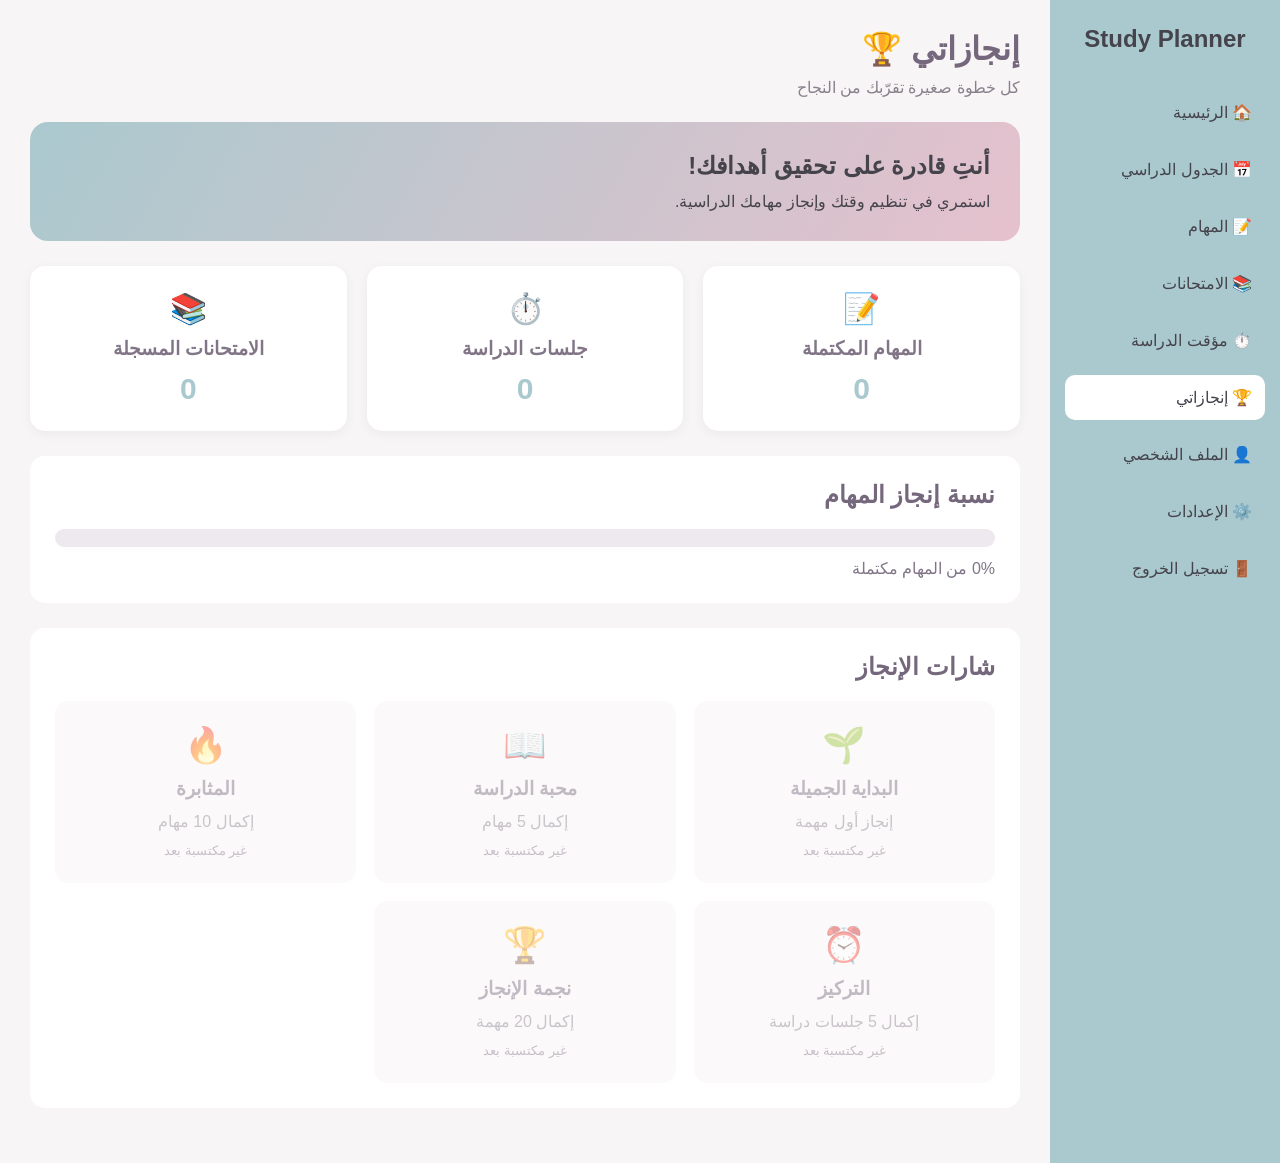
<file: achievements.html>
<!DOCTYPE html>
<html lang="ar" dir="rtl">

<head>
    <meta charset="UTF-8">
    <meta name="viewport" content="width=device-width, initial-scale=1.0">
    <title>إنجازاتي | Study Planner</title>
    <link rel="stylesheet" href="achievements.css">
</head>

<body>

    <aside class="sidebar">
        <h2>Study Planner</h2>

        <a href="dashboard.html">🏠 الرئيسية</a>
        <a href="schedule.html">📅 الجدول الدراسي</a>
        <a href="tasks.html">📝 المهام</a>
        <a href="exams.html">📚 الامتحانات</a>
        <a href="timer.html">⏱️ مؤقت الدراسة</a>
        <a href="achievements.html" class="active">🏆 إنجازاتي</a>
        <a href="profile.html" class="nav-link" id="navProfile">👤 الملف الشخصي</a>
        <a href="settings.html" class="nav-link" id="navSettings">⚙️ الإعدادات</a>
        <a href="index.html">🚪 تسجيل الخروج</a>
    </aside>

    <main class="content">

        <header>
            <h1>إنجازاتي 🏆</h1>
            <p>كل خطوة صغيرة تقرّبك من النجاح</p>
        </header>

        <section class="welcome-card">
            <h2>أنتِ قادرة على تحقيق أهدافك!</h2>
            <p>استمري في تنظيم وقتك وإنجاز مهامك الدراسية.</p>
        </section>

        <section class="stats">

            <div class="stat-card">
                <span>📝</span>
                <h3>المهام المكتملة</h3>
                <p id="completedTasks">0</p>
            </div>

            <div class="stat-card">
                <span>⏱️</span>
                <h3>جلسات الدراسة</h3>
                <p id="studySessions">0</p>
            </div>

            <div class="stat-card">
                <span>📚</span>
                <h3>الامتحانات المسجلة</h3>
                <p id="totalExams">0</p>
            </div>

        </section>

        <section class="progress-section">

            <h2>نسبة إنجاز المهام</h2>

            <div class="progress-bar">
                <div id="progressFill"></div>
            </div>

            <p id="progressText">0% من المهام مكتملة</p>

        </section>

        <section class="badges-section">

            <h2>شارات الإنجاز</h2>

            <div class="badges-container">

                <div class="badge-card" id="badge1">
                    <span>🌱</span>
                    <h3>البداية الجميلة</h3>
                    <p>إنجاز أول مهمة</p>
                    <small>غير مكتسبة بعد</small>
                </div>

                <div class="badge-card" id="badge2">
                    <span>📖</span>
                    <h3>محبة الدراسة</h3>
                    <p>إكمال 5 مهام</p>
                    <small>غير مكتسبة بعد</small>
                </div>

                <div class="badge-card" id="badge3">
                    <span>🔥</span>
                    <h3>المثابرة</h3>
                    <p>إكمال 10 مهام</p>
                    <small>غير مكتسبة بعد</small>
                </div>

                <div class="badge-card" id="badge4">
                    <span>⏰</span>
                    <h3>التركيز</h3>
                    <p>إكمال 5 جلسات دراسة</p>
                    <small>غير مكتسبة بعد</small>
                </div>

                <div class="badge-card" id="badge5">
                    <span>🏆</span>
                    <h3>نجمة الإنجاز</h3>
                    <p>إكمال 20 مهمة</p>
                    <small>غير مكتسبة بعد</small>
                </div>

            </div>

        </section>

    </main>

    <script src="achievements.js"></script>

</body>
</html>
</file>
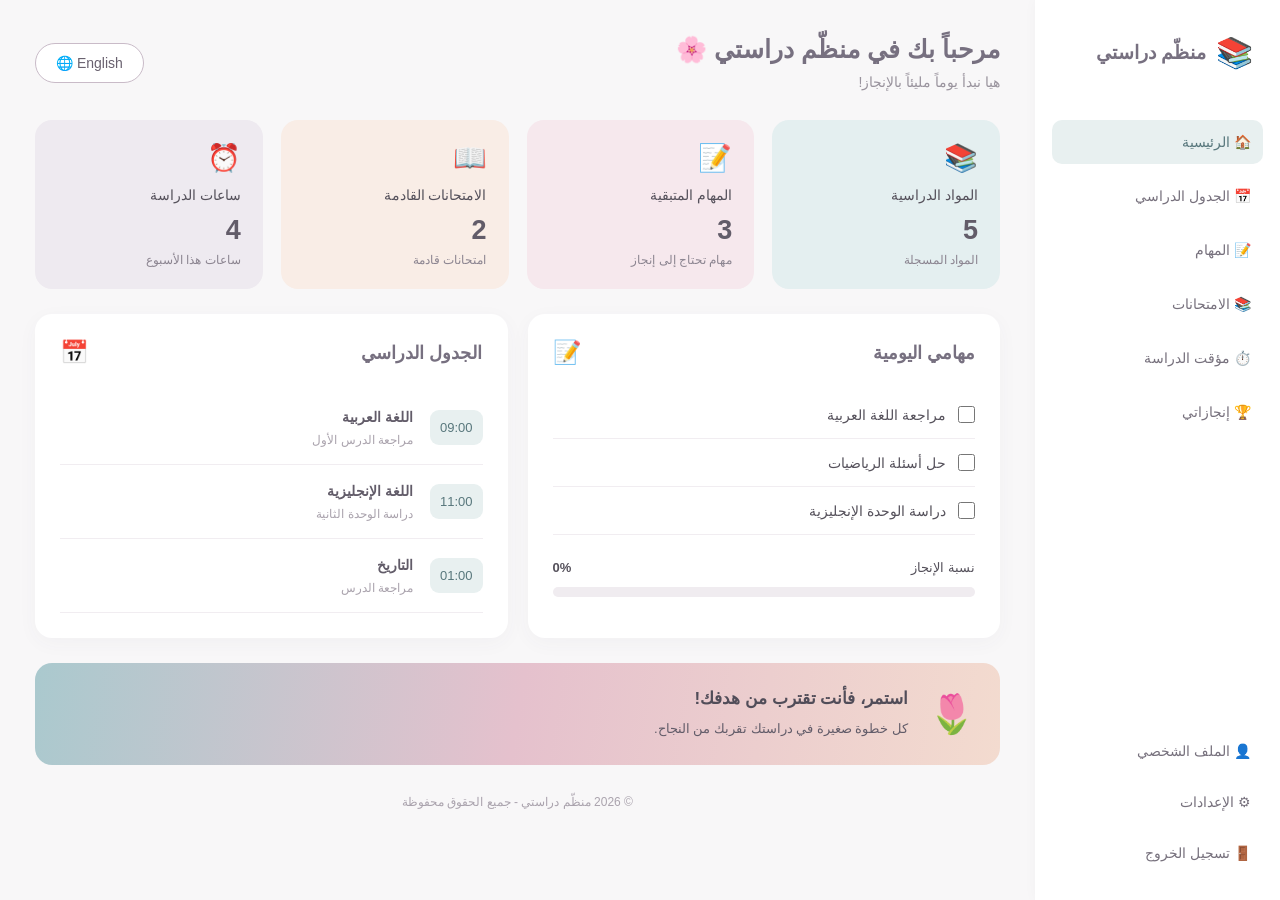
<file: dashboard.html>
<!DOCTYPE html>
<html lang="ar" dir="rtl">
<head>
    <meta charset="UTF-8">
    <meta name="viewport" content="width=device-width, initial-scale=1.0">
    <title>الرئيسية | منظّم دراستي</title>
    <link rel="stylesheet" href="dashboard.css">
</head>

<body>

<div class="dashboard">

    <!-- القائمة الجانبية -->

    <aside class="sidebar">

        <div class="brand">
            <span>📚</span>
            <h2 id="brandName">منظّم دراستي</h2>
        </div>

        <nav>
            <a href="dashboard.html" class="nav-link active" id="navHome">🏠 الرئيسية</a>
            <a href="schedule.html" class="nav-link" id="navSchedule">📅 الجدول الدراسي</a>
            <a href="tasks.html" class="nav-link" id="navTasks">📝 المهام</a>
            <a href="exams.html" class="nav-link" id="navExams">📚 الامتحانات</a>
            <a href="timer.html" class="nav-link" id="navTimer">⏱️ مؤقت الدراسة</a>
            <a href="achievements.html" class="nav-link" id="navAchievements">🏆 إنجازاتي</a>
        </nav>

        <div class="sidebar-bottom">
            <a href="#" class="nav-link" id="navProfile">👤 الملف الشخصي</a>
            <a href="#" class="nav-link" id="navSettings">⚙ الإعدادات</a>
            <a href="index.html" class="nav-link" id="navLogout">🚪 تسجيل الخروج</a>
        </div>

    </aside>


    <!-- المحتوى الرئيسي -->

    <main class="main-content">

        <header class="topbar">

            <div>
                <h2 id="welcome">مرحباً بك في منظّم دراستي 🌸</h2>
                <p id="welcomeText">هيا نبدأ يوماً مليئاً بالإنجاز!</p>
            </div>

            <button class="language-btn" onclick="changeLanguage()" id="languageBtn">
                English 🌐
            </button>

        </header>


        <!-- البطاقات -->

        <section class="stats">

            <div class="stat-card blue">
                <div class="stat-icon">📚</div>
                <h3 id="subjectsTitle">المواد الدراسية</h3>
                <h2>5</h2>
                <p id="subjectsText">المواد المسجلة</p>
            </div>

            <div class="stat-card pink">
                <div class="stat-icon">📝</div>
                <h3 id="tasksTitle">المهام المتبقية</h3>
                <h2 id="taskCount">3</h2>
                <p id="tasksText">مهام تحتاج إلى إنجاز</p>
            </div>

            <div class="stat-card peach">
                <div class="stat-icon">📖</div>
                <h3 id="examsTitle">الامتحانات القادمة</h3>
                <h2>2</h2>
                <p id="examsText">امتحانات قادمة</p>
            </div>

            <div class="stat-card mauve">
                <div class="stat-icon">⏰</div>
                <h3 id="hoursTitle">ساعات الدراسة</h3>
                <h2>4</h2>
                <p id="hoursText">ساعات هذا الأسبوع</p>
            </div>

        </section>


        <!-- المهام والإنجاز -->

        <section class="content-grid">

            <div class="panel tasks-panel">

                <div class="panel-heading">
                    <h3 id="todayTasks">مهامي اليومية</h3>
                    <span>📝</span>
                </div>

                <div class="task">
                    <label>
                        <input type="checkbox" class="task-check">
                        <span id="task1">مراجعة اللغة العربية</span>
                    </label>
                </div>

                <div class="task">
                    <label>
                        <input type="checkbox" class="task-check">
                        <span id="task2">حل أسئلة الرياضيات</span>
                    </label>
                </div>

                <div class="task">
                    <label>
                        <input type="checkbox" class="task-check">
                        <span id="task3">دراسة الوحدة الإنجليزية</span>
                    </label>
                </div>
                <div class="progress-area">
                    <div class="progress-info">
                        <span id="progressTitle">نسبة الإنجاز</span>
                        <strong id="progressPercent">0%</strong>
                    </div>

                    <div class="progress-bar">
                        <div class="progress-fill" id="progressFill"></div>
                    </div>
                </div>

            </div>


            <!-- الجدول الدراسي -->

            <div class="panel schedule-panel">

                <div class="panel-heading">
                    <h3 id="scheduleTitle">الجدول الدراسي</h3>
                    <span>📅</span>
                </div>

                <div class="schedule-item">
                    <div class="time">09:00</div>
                    <div>
                        <strong id="subject1">اللغة العربية</strong>
                        <p id="lesson1">مراجعة الدرس الأول</p>
                    </div>
                </div>

                <div class="schedule-item">
                    <div class="time">11:00</div>
                    <div>
                        <strong id="subject2">اللغة الإنجليزية</strong>
                        <p id="lesson2">دراسة الوحدة الثانية</p>
                    </div>
                </div>

                <div class="schedule-item">
                    <div class="time">01:00</div>
                    <div>
                        <strong id="subject3">التاريخ</strong>
                        <p id="lesson3">مراجعة الدرس</p>
                    </div>
                </div>

            </div>

        </section>


        <!-- عبارة تحفيزية -->

        <section class="motivation">
            <div class="motivation-icon">🌷</div>

            <div>
                <h3 id="motivationTitle">استمر، فأنت تقترب من هدفك!</h3>
                <p id="motivationText">
                    كل خطوة صغيرة في دراستك تقربك من النجاح.
                </p>
            </div>
        </section>

        <footer id="footer">
            © 2026 منظّم دراستي - جميع الحقوق محفوظة
        </footer>

    </main>

</div>

<script src="dashboard.js"></script>

</body>
</html>
</file>
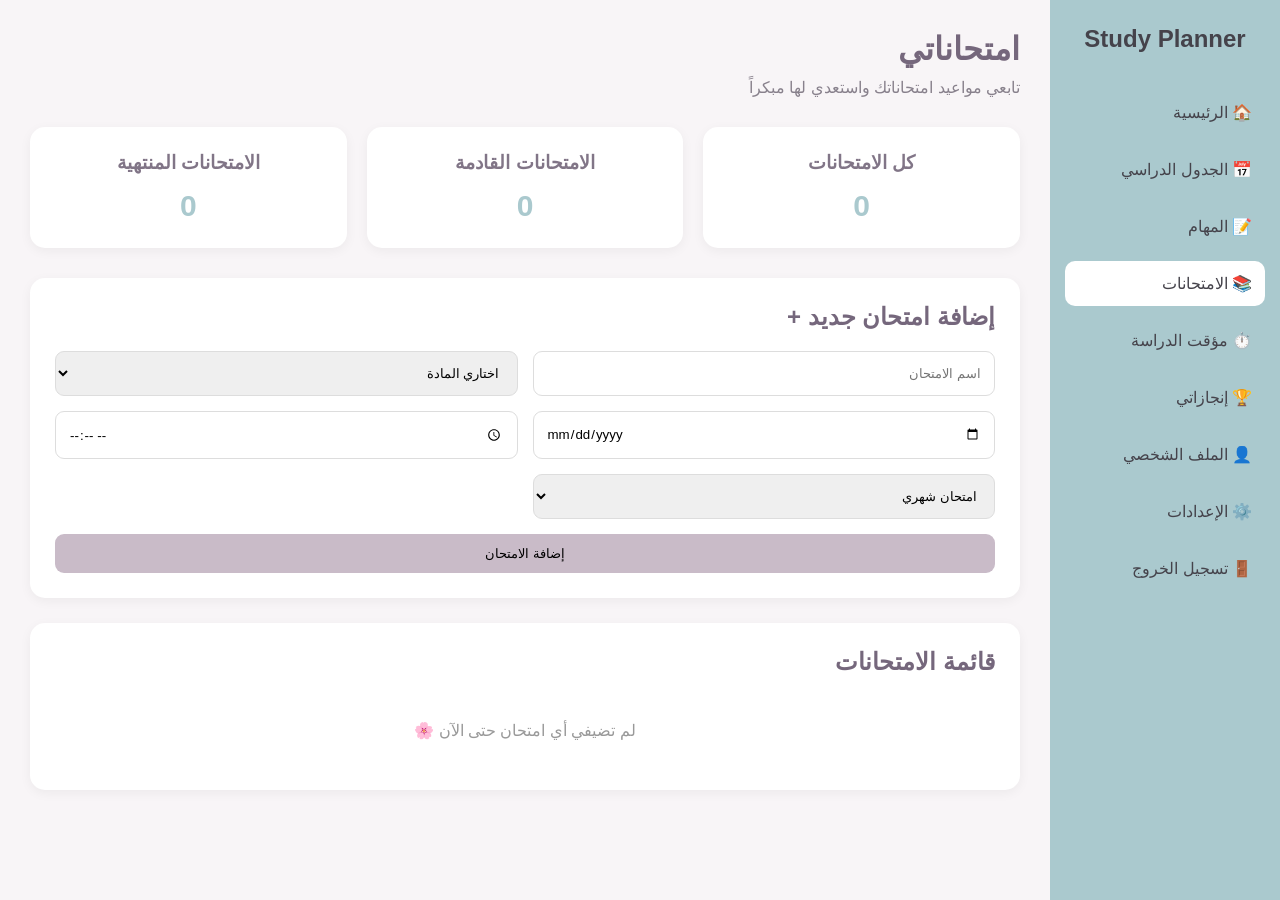
<file: exams.html>
<!DOCTYPE html>
<html lang="ar" dir="rtl">

<head>
    <meta charset="UTF-8">
    <meta name="viewport" content="width=device-width, initial-scale=1.0">
    <title>الامتحانات | Study Planner</title>
    <link rel="stylesheet" href="exams.css">
</head>

<body>

    <aside class="sidebar">
        <h2>Study Planner</h2>

        <a href="dashboard.html">🏠 الرئيسية</a>
        <a href="schedule.html">📅 الجدول الدراسي</a>
        <a href="tasks.html">📝 المهام</a>
        <a href="exams.html" class="active">📚 الامتحانات</a>
        <a href="timer.html" class="nav-link" id="navTimer">⏱️ مؤقت الدراسة</a>
        <a href="achievements.html" class="nav-link" id="navAchievements">🏆 إنجازاتي</a>
        <a href="profile.html" class="nav-link" id="navProfile">👤 الملف الشخصي</a>
        <a href="settings.html" class="nav-link" id="navSettings">⚙️ الإعدادات</a>
        <a href="index.html">🚪 تسجيل الخروج</a>
    </aside>

    <main class="content">

        <header>
            <h1>امتحاناتي</h1>
            <p>تابعي مواعيد امتحاناتك واستعدي لها مبكراً</p>
        </header>

        <section class="stats">

            <div class="stat-card">
                <h3>كل الامتحانات</h3>
                <p id="totalExams">0</p>
            </div>

            <div class="stat-card">
                <h3>الامتحانات القادمة</h3>
                <p id="upcomingExams">0</p>
            </div>

            <div class="stat-card">
                <h3>الامتحانات المنتهية</h3>
                <p id="finishedExams">0</p>
            </div>

        </section>

        <section class="add-section">

            <h2>إضافة امتحان جديد +</h2>

            <form id="examForm">

                <input type="text" id="examName"
                    placeholder="اسم الامتحان" required>

                <select id="examSubject" required>
                    <option value="">اختاري المادة</option>
                    <option>اللغة العربية</option>
                    <option>اللغة الإنجليزية</option>
                    <option>التاريخ</option>
                    <option>التربية الإسلامية</option>
                    <option>مواد أخرى</option>
                </select>

                <input type="date" id="examDate" required>

                <input type="time" id="examTime" required>

                <select id="examType">
                    <option value="شهري">امتحان شهري</option>
                    <option value="فصلي">امتحان فصلي</option>
                    <option value="نهائي">امتحان نهائي</option>
                    <option value="قصير">امتحان قصير</option>
                </select>

                <button type="submit">إضافة الامتحان</button>

            </form>

        </section>

        <section class="exams-section">

            <h2>قائمة الامتحانات</h2>

            <div class="exams-list" id="examsList"></div>

        </section>

    </main>

    <script src="exams.js"></script>

</body>
</html>
</file>
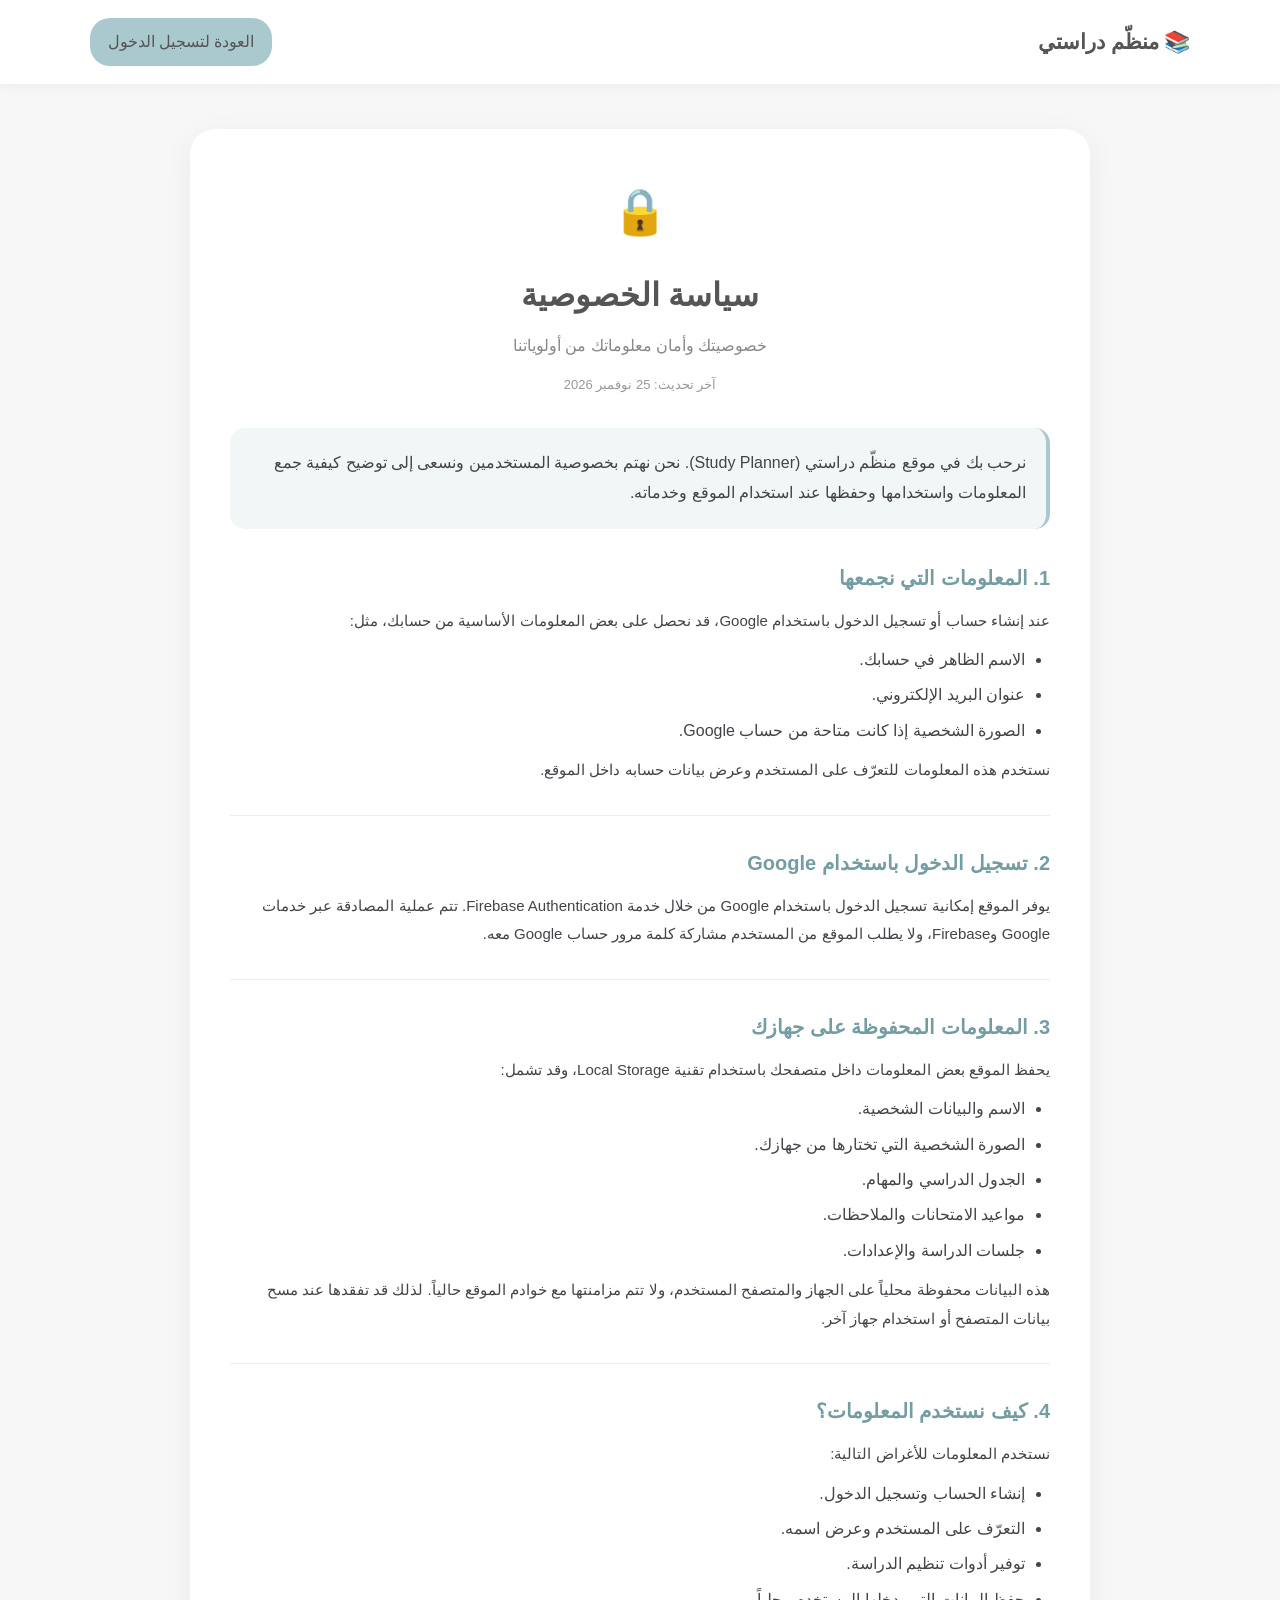
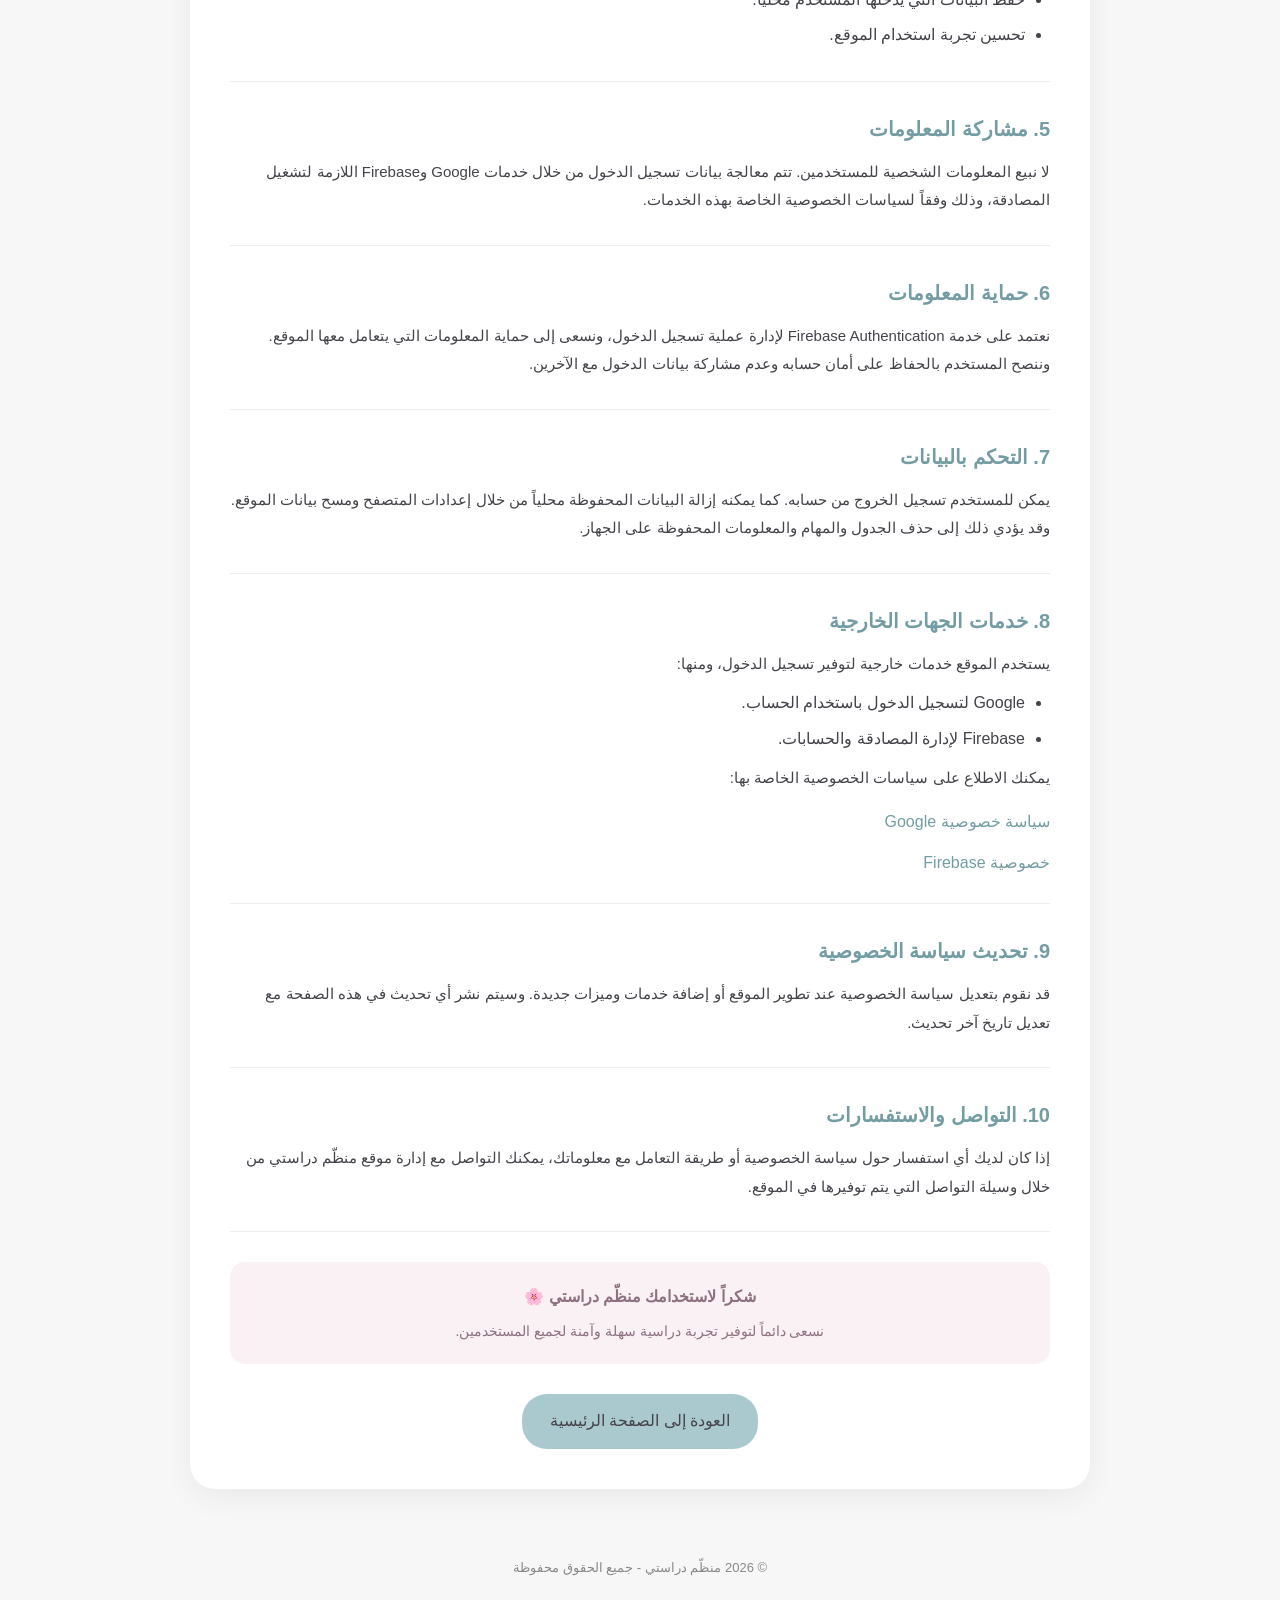
<file: privacy.html>
<!DOCTYPE html>
<html lang="ar" dir="rtl">

<head>
    <meta charset="UTF-8">
    <meta name="viewport" content="width=device-width, initial-scale=1.0">

    <title>سياسة الخصوصية | منظّم دراستي</title>

    <link rel="stylesheet" href="privacy.css">
</head>

<body>

    <header class="header">
        <a href="index.html" class="logo">📚 منظّم دراستي</a>

        <a href="index.html" class="back-btn">
            العودة لتسجيل الدخول
        </a>
    </header>

    <main class="container">

        <section class="privacy-card">

            <div class="page-icon">🔒</div>

            <h1>سياسة الخصوصية</h1>

            <p class="subtitle">
                خصوصيتك وأمان معلوماتك من أولوياتنا
            </p>

            <p class="update-date">
                آخر تحديث: 25 نوفمبر 2026
            </p>

            <div class="intro">
                نرحب بك في موقع منظّم دراستي (Study Planner).
                نحن نهتم بخصوصية المستخدمين ونسعى إلى توضيح
                كيفية جمع المعلومات واستخدامها وحفظها عند
                استخدام الموقع وخدماته.
            </div>

            <section class="policy-section">
                <h2>1. المعلومات التي نجمعها</h2>

                <p>
                    عند إنشاء حساب أو تسجيل الدخول باستخدام
                    Google، قد نحصل على بعض المعلومات الأساسية
                    من حسابك، مثل:
                </p>

                <ul>
                    <li>الاسم الظاهر في حسابك.</li>
                    <li>عنوان البريد الإلكتروني.</li>
                    <li>الصورة الشخصية إذا كانت متاحة من حساب Google.</li>
                </ul>

                <p>
                    نستخدم هذه المعلومات للتعرّف على المستخدم
                    وعرض بيانات حسابه داخل الموقع.
                </p>
            </section>

            <section class="policy-section">
                <h2>2. تسجيل الدخول باستخدام Google</h2>

                <p>
                    يوفر الموقع إمكانية تسجيل الدخول باستخدام
                    Google من خلال خدمة Firebase Authentication.
                    تتم عملية المصادقة عبر خدمات Google وFirebase،
                    ولا يطلب الموقع من المستخدم مشاركة كلمة مرور
                    حساب Google معه.
                </p>
            </section>

            <section class="policy-section">
                <h2>3. المعلومات المحفوظة على جهازك</h2>

                <p>
                    يحفظ الموقع بعض المعلومات داخل متصفحك
                    باستخدام تقنية Local Storage، وقد تشمل:
                </p>

                <ul>
                    <li>الاسم والبيانات الشخصية.</li>
                    <li>الصورة الشخصية التي تختارها من جهازك.</li>
                    <li>الجدول الدراسي والمهام.</li>
                    <li>مواعيد الامتحانات والملاحظات.</li>
                    <li>جلسات الدراسة والإعدادات.</li>
                </ul>

                <p>
                    هذه البيانات محفوظة محلياً على الجهاز
                    والمتصفح المستخدم، ولا تتم مزامنتها مع
                    خوادم الموقع حالياً. لذلك قد تفقدها عند
                    مسح بيانات المتصفح أو استخدام جهاز آخر.
                </p>
            </section>

            <section class="policy-section">
                <h2>4. كيف نستخدم المعلومات؟</h2>

                <p>نستخدم المعلومات للأغراض التالية:</p>

                <ul>
                    <li>إنشاء الحساب وتسجيل الدخول.</li>
                    <li>التعرّف على المستخدم وعرض اسمه.</li>
                    <li>توفير أدوات تنظيم الدراسة.</li>
                    <li>حفظ البيانات التي يدخلها المستخدم محلياً.</li>
                    <li>تحسين تجربة استخدام الموقع.</li>
                </ul>
            </section>

            <section class="policy-section">
                <h2>5. مشاركة المعلومات</h2>

                <p>
                    لا نبيع المعلومات الشخصية للمستخدمين.
                    تتم معالجة بيانات تسجيل الدخول من خلال
                    خدمات Google وFirebase اللازمة لتشغيل
                    المصادقة، وذلك وفقاً لسياسات الخصوصية
                    الخاصة بهذه الخدمات.
                </p>
            </section>

            <section class="policy-section">
                <h2>6. حماية المعلومات</h2>

                <p>
                    نعتمد على خدمة Firebase Authentication
                    لإدارة عملية تسجيل الدخول، ونسعى إلى حماية
                    المعلومات التي يتعامل معها الموقع.
                    وننصح المستخدم بالحفاظ على أمان حسابه
                    وعدم مشاركة بيانات الدخول مع الآخرين.
                </p>
            </section>

            <section class="policy-section">
                <h2>7. التحكم بالبيانات</h2>

                <p>
                    يمكن للمستخدم تسجيل الخروج من حسابه.
                    كما يمكنه إزالة البيانات المحفوظة محلياً
                    من خلال إعدادات المتصفح ومسح بيانات الموقع.
                    وقد يؤدي ذلك إلى حذف الجدول والمهام
                    والمعلومات المحفوظة على الجهاز.
                </p>
            </section>

            <section class="policy-section">
                <h2>8. خدمات الجهات الخارجية</h2>

                <p>
                    يستخدم الموقع خدمات خارجية لتوفير
                    تسجيل الدخول، ومنها:
                </p>

                <ul>
                    <li>Google لتسجيل الدخول باستخدام الحساب.</li>
                    <li>Firebase لإدارة المصادقة والحسابات.</li>
                </ul>

                <p>
                    يمكنك الاطلاع على سياسات الخصوصية الخاصة بها:
                </p>

                <a href="https://policies.google.com/privacy"
                   target="_blank" rel="noopener noreferrer">
                    سياسة خصوصية Google
                </a>

                <br>

                <a href="https://firebase.google.com/support/privacy"
                   target="_blank" rel="noopener noreferrer">
                    خصوصية Firebase
                </a>
            </section>

            <section class="policy-section">
                <h2>9. تحديث سياسة الخصوصية</h2>

                <p>
                    قد نقوم بتعديل سياسة الخصوصية عند تطوير
                    الموقع أو إضافة خدمات وميزات جديدة.
                    وسيتم نشر أي تحديث في هذه الصفحة مع
                    تعديل تاريخ آخر تحديث.
                </p>
            </section>

            <section class="policy-section">
                <h2>10. التواصل والاستفسارات</h2>

                <p>
                    إذا كان لديك أي استفسار حول سياسة الخصوصية
                    أو طريقة التعامل مع معلوماتك، يمكنك التواصل
                    مع إدارة موقع منظّم دراستي من خلال وسيلة
                    التواصل التي يتم توفيرها في الموقع.
                </p>
            </section>

            <div class="ending">
                شكراً لاستخدامك منظّم دراستي 🌸

                <p>
                    نسعى دائماً لتوفير تجربة دراسية سهلة
                    وآمنة لجميع المستخدمين.
                </p>
            </div>

            <a href="index.html" class="home-btn">
                العودة إلى الصفحة الرئيسية
            </a>

        </section>

    </main>

    <footer>
        © 2026 منظّم دراستي - جميع الحقوق محفوظة
    </footer>

</body>
</html>
</file>
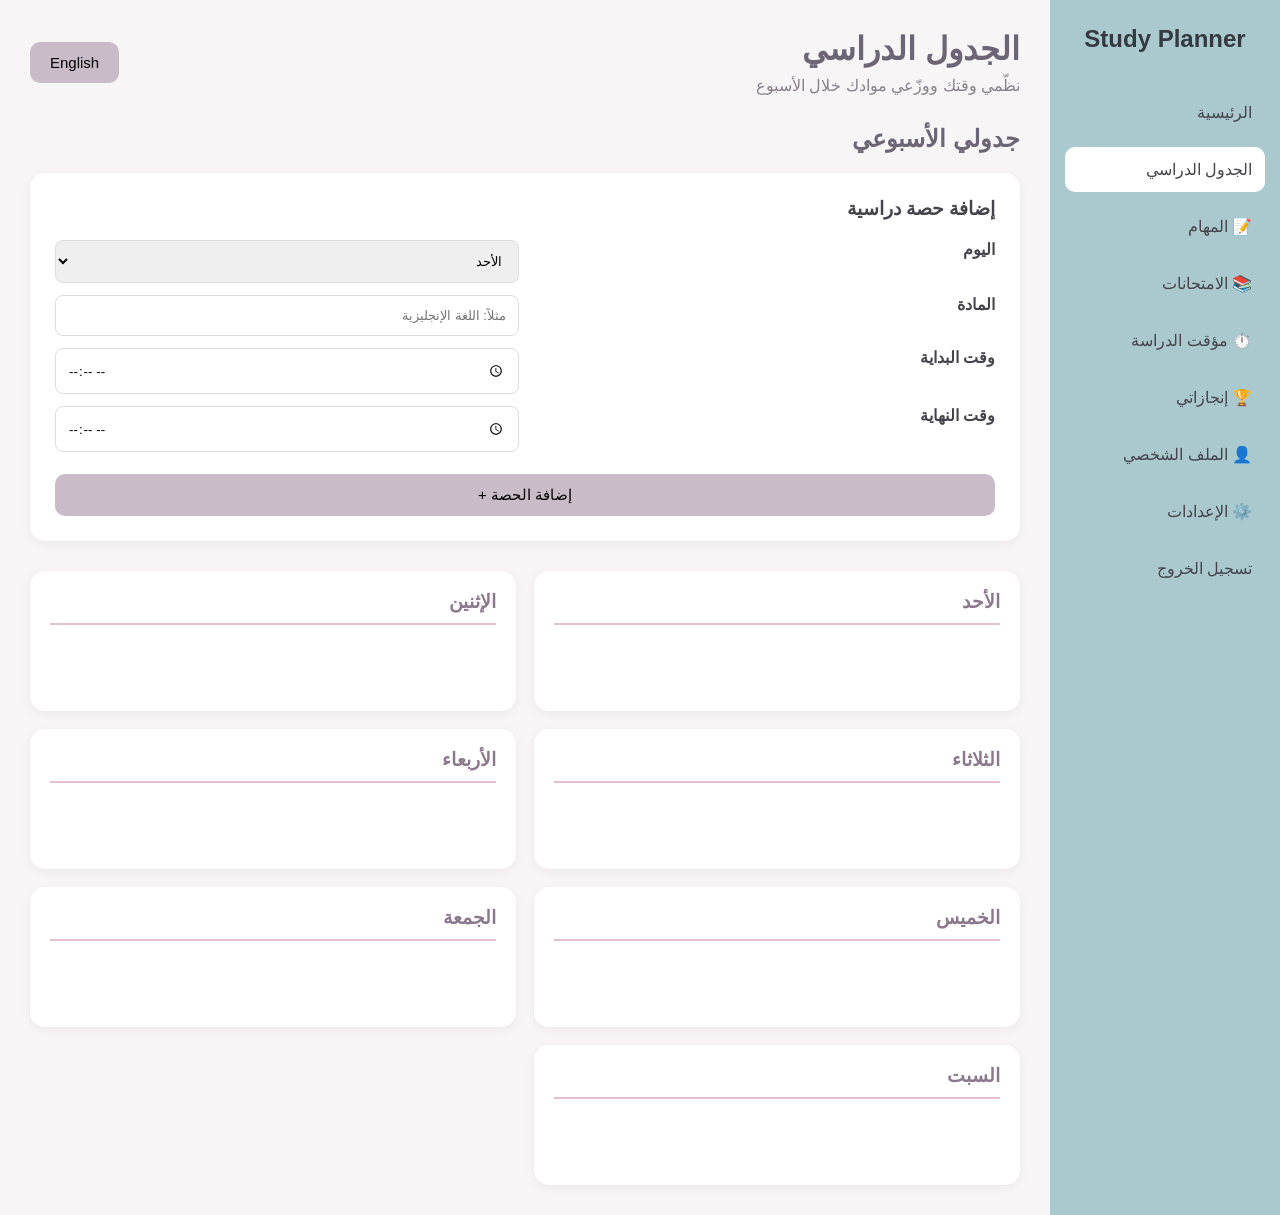
<file: schedule.html>
<!DOCTYPE html>
<html lang="ar" dir="rtl">
<head>
    <meta charset="UTF-8">
    <meta name="viewport" content="width=device-width, initial-scale=1.0">
    <title>الجدول الدراسي | Study Planner</title>
    <link rel="stylesheet" href="schedule.css">
</head>

<body>

    <div class="sidebar">
        <h2>Study Planner</h2>

        <a href="dashboard.html">الرئيسية</a>
        <a href="schedule.html" class="active">الجدول الدراسي</a>
        <a href="tasks.html" class="nav-link" id="navTasks">📝 المهام</a>
        <a href="exams.html" class="nav-link" id="navExams">📚 الامتحانات</a>
        <a href="timer.html" class="nav-link" id="navTimer">⏱️ مؤقت الدراسة</a>
        <a href="achievements.html" class="nav-link" id="navAchievements">🏆 إنجازاتي</a>
        <a href="profile.html" class="nav-link" id="navProfile">👤 الملف الشخصي</a>
        <a href="settings.html" class="nav-link" id="navSettings">⚙️ الإعدادات</a>
        <a href="index.html">تسجيل الخروج</a>
    </div>

    <main class="content">

        <header>
            <div>
                <h1 id="pageTitle">الجدول الدراسي</h1>
                <p>نظّمي وقتك ووزّعي موادك خلال الأسبوع</p>
            </div>

            <button id="languageBtn" onclick="changeLanguage()">English</button>
        </header>

        <section class="schedule-section">

            <h2 id="scheduleTitle">جدولي الأسبوعي</h2>

            <div class="form-container">

                <h3 id="addTitle">إضافة حصة دراسية</h3>

                <form id="scheduleForm">

                    <label id="dayLabel">اليوم</label>
                    <select id="day" required>
                        <option value="الأحد">الأحد</option>
                        <option value="الإثنين">الإثنين</option>
                        <option value="الثلاثاء">الثلاثاء</option>
                        <option value="الأربعاء">الأربعاء</option>
                        <option value="الخميس">الخميس</option>
                        <option value="الجمعة">الجمعة</option>
                        <option value="السبت">السبت</option>
                    </select>

                    <label id="subjectLabel">المادة</label>
                    <input type="text" id="subject" placeholder="مثلاً: اللغة الإنجليزية" required>

                    <label id="startLabel">وقت البداية</label>
                    <input type="time" id="startTime" required>

                    <label id="endLabel">وقت النهاية</label>
                    <input type="time" id="endTime" required>

                    <button type="submit" id="addBtn">إضافة الحصة +</button>

                </form>

            </div>

            <div class="days-container" id="daysContainer">

                <div class="day-card">
                    <h3>الأحد</h3>
                    <div class="lessons"></div>
                </div>

                <div class="day-card">
                    <h3>الإثنين</h3>
                    <div class="lessons"></div>
                </div>

                <div class="day-card">
                    <h3>الثلاثاء</h3>
                    <div class="lessons"></div>
                </div>

                <div class="day-card">
                    <h3>الأربعاء</h3>
                    <div class="lessons"></div>
                </div>

                <div class="day-card">
                    <h3>الخميس</h3>
                    <div class="lessons"></div>
                </div>

                <div class="day-card">
                    <h3>الجمعة</h3>
                    <div class="lessons"></div>
                </div>

                <div class="day-card">
                    <h3>السبت</h3>
                    <div class="lessons"></div>
                </div>

            </div>

        </section>

    </main>

    <script src="schedule.js"></script>

</body>
</html>
</file>
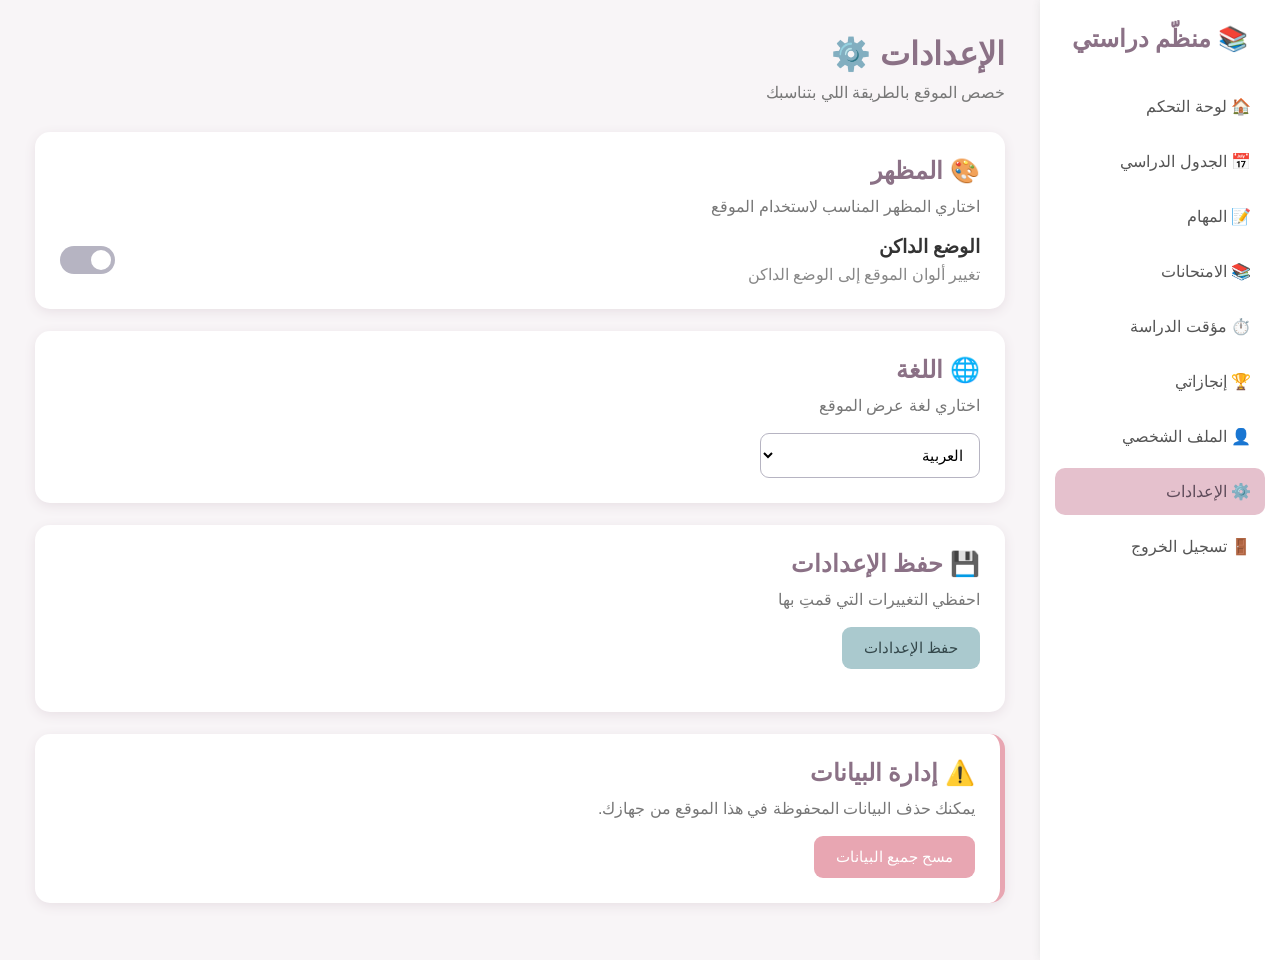
<file: settings.html>
<!DOCTYPE html>
<html lang="ar" dir="rtl">
<head>
    <meta charset="UTF-8">
    <meta name="viewport" content="width=device-width, initial-scale=1.0">
    <title>الإعدادات | منظّم دراستي</title>
    <link rel="stylesheet" href="settings.css">
</head>
<body>

<div class="sidebar">
    <h2>📚 منظّم دراستي</h2>
    <a href="dashboard.html">🏠 لوحة التحكم</a>
    <a href="schedule.html">📅 الجدول الدراسي</a>
    <a href="tasks.html">📝 المهام</a>
    <a href="exams.html">📚 الامتحانات</a>
    <a href="timer.html">⏱️ مؤقت الدراسة</a>
    <a href="achievements.html">🏆 إنجازاتي</a>
    <a href="profile.html">👤 الملف الشخصي</a>
    <a href="settings.html" class="active">⚙️ الإعدادات</a>
    <a href="index.html">🚪 تسجيل الخروج</a>
</div>

<main class="main-content">
    <header>
        <h1>الإعدادات ⚙️</h1>
        <p>خصص الموقع بالطريقة اللي بتناسبك</p>
    </header>

    <section class="settings-card">
        <h2>🎨 المظهر</h2>
        <p>اختاري المظهر المناسب لاستخدام الموقع</p>

        <div class="setting-row">
            <div>
                <h3>الوضع الداكن</h3>
                <span>تغيير ألوان الموقع إلى الوضع الداكن</span>
            </div>
            <label class="switch">
                <input type="checkbox" id="darkMode">
                <span class="slider"></span>
            </label>
        </div>
    </section>

    <section class="settings-card">
        <h2>🌐 اللغة</h2>
        <p>اختاري لغة عرض الموقع</p>

        <select id="language">
            <option value="ar">العربية</option>
            <option value="en">English</option>
        </select>
    </section>

    <section class="settings-card">
        <h2>💾 حفظ الإعدادات</h2>
        <p>احفظي التغييرات التي قمتِ بها</p>
        <button class="save-btn" id="saveSettings">حفظ الإعدادات</button>
        <p id="message"></p>
    </section>

    <section class="settings-card danger-card">
        <h2>⚠️ إدارة البيانات</h2>
        <p>يمكنك حذف البيانات المحفوظة في هذا الموقع من جهازك.</p>
        <button class="delete-btn" id="clearData">مسح جميع البيانات</button>
    </section>

</main>
<div class="modal-overlay" id="confirmModal">
    <div class="confirm-modal">
        <div class="modal-icon">⚠️</div>

        <h2>تأكيد مسح البيانات</h2>

        <p>
            هل أنتِ متأكدة من مسح جميع بيانات الموقع؟
            لا يمكن التراجع عن هذه الخطوة.
        </p>

        <div class="modal-buttons">
            <button id="cancelDelete">إلغاء</button>
            <button id="confirmDelete">نعم، امسح</button>
        </div>
    </div>
</div>
<script src="settings.js"></script>
</body>
</html>
</file>
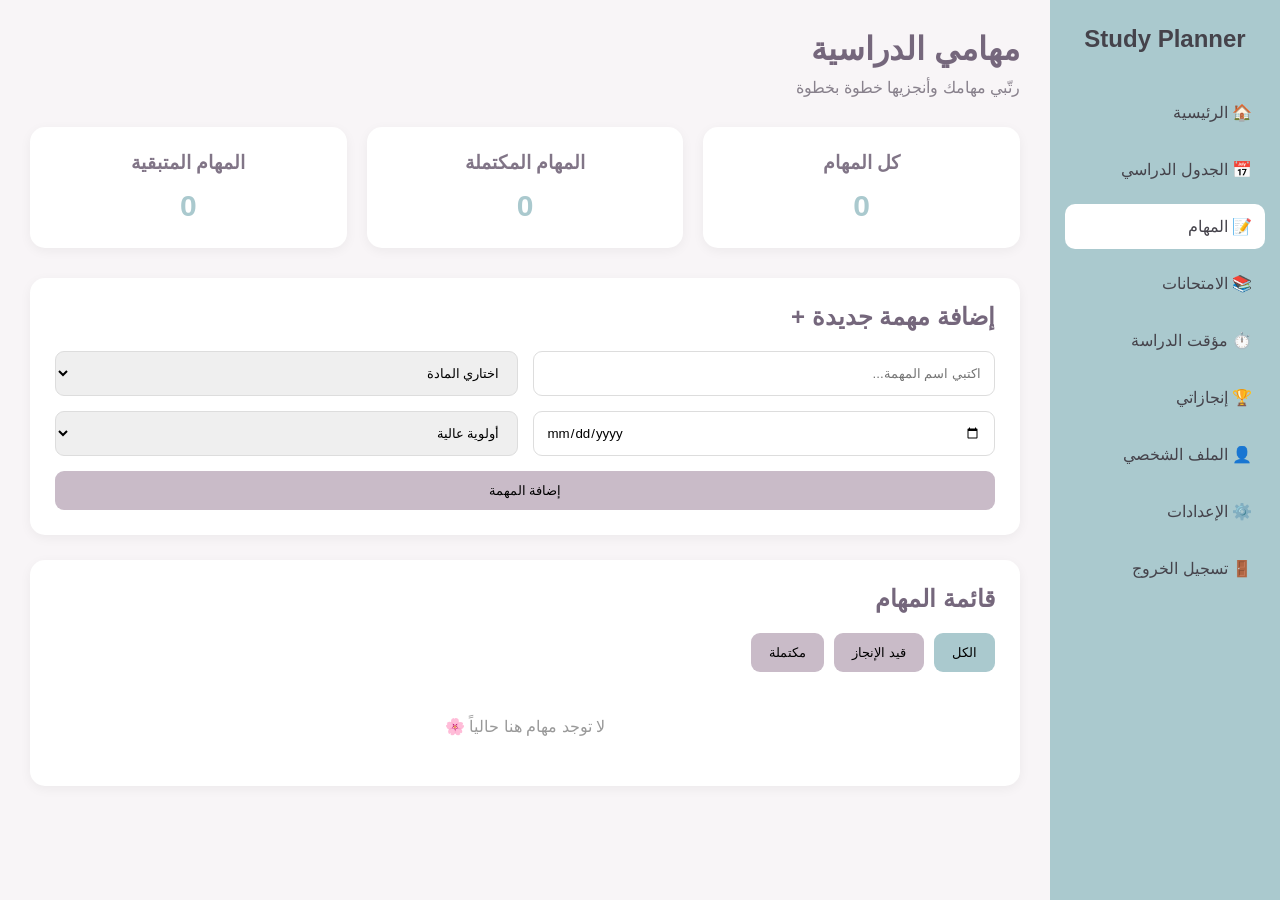
<file: tasks.html>
<!DOCTYPE html>
<html lang="ar" dir="rtl">

<head>
    <meta charset="UTF-8">
    <meta name="viewport" content="width=device-width, initial-scale=1.0">
    <title>مهامي | Study Planner</title>
    <link rel="stylesheet" href="tasks.css">
</head>

<body>

    <aside class="sidebar">
        <h2>Study Planner</h2>

        <a href="dashboard.html">🏠 الرئيسية</a>
        <a href="schedule.html">📅 الجدول الدراسي</a>
        <a href="tasks.html" class="active">📝 المهام</a>
        <a href="exams.html" class="nav-link" id="navExams">📚 الامتحانات</a>
        <a href="timer.html" class="nav-link" id="navTimer">⏱️ مؤقت الدراسة</a>
        <a href="achievements.html" class="nav-link" id="navAchievements">🏆 إنجازاتي</a>
        <a href="profile.html" class="nav-link" id="navProfile">👤 الملف الشخصي</a>
        <a href="settings.html" class="nav-link" id="navSettings">⚙️ الإعدادات</a>
        <a href="index.html">🚪 تسجيل الخروج</a>
    </aside>

    <main class="content">

        <header>
            <div>
                <h1>مهامي الدراسية</h1>
                <p>رتّبي مهامك وأنجزيها خطوة بخطوة</p>
            </div>
        </header>

        <section class="stats">

            <div class="stat-card">
                <h3>كل المهام</h3>
                <p id="totalTasks">0</p>
            </div>

            <div class="stat-card">
                <h3>المهام المكتملة</h3>
                <p id="completedTasks">0</p>
            </div>

            <div class="stat-card">
                <h3>المهام المتبقية</h3>
                <p id="remainingTasks">0</p>
            </div>

        </section>

        <section class="add-section">

            <h2>إضافة مهمة جديدة +</h2>

            <form id="taskForm">

                <input type="text" id="taskName"
                    placeholder="اكتبي اسم المهمة..." required>

                <select id="taskSubject" required>
                    <option value="">اختاري المادة</option>
                    <option>اللغة العربية</option>
                    <option>اللغة الإنجليزية</option>
                    <option>التاريخ</option>
                    <option>التربية الإسلامية</option>
                    <option>مواد أخرى</option>
                </select>

                <input type="date" id="taskDate" required>

                <select id="taskPriority">
                    <option value="عالية">أولوية عالية</option>
                    <option value="متوسطة">أولوية متوسطة</option>
                    <option value="منخفضة">أولوية منخفضة</option>
                </select>

                <button type="submit">إضافة المهمة</button>

            </form>

        </section>

        <section class="tasks-section">

            <h2>قائمة المهام</h2>

            <div class="filters">
                <button class="filter active" data-filter="all">الكل</button>
                <button class="filter" data-filter="pending">قيد الإنجاز</button>
                <button class="filter" data-filter="completed">مكتملة</button>
            </div>

            <div id="tasksList"></div>

        </section>

    </main>

    <script src="tasks.js"></script>

</body>
</html>
</file>
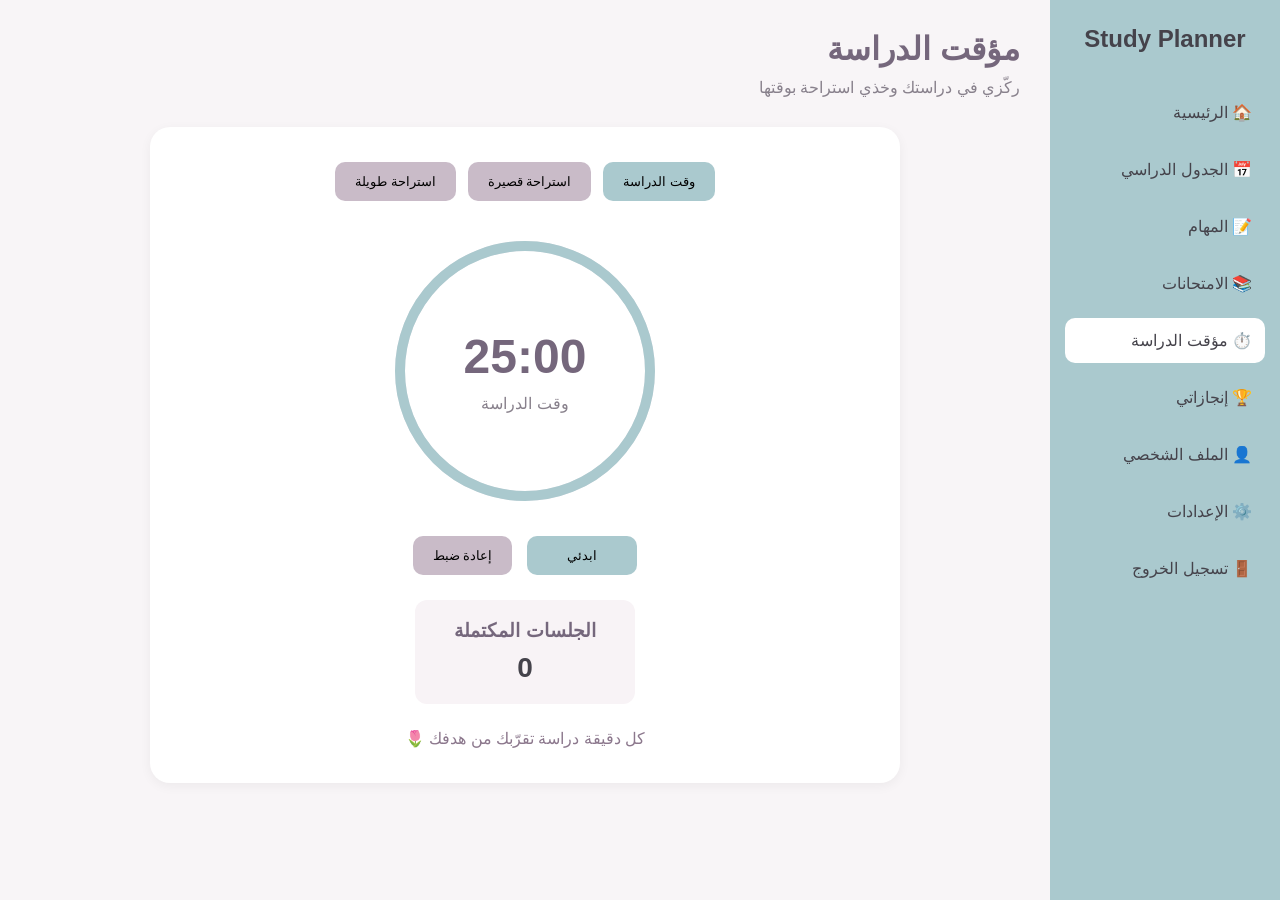
<file: timer.html>
<!DOCTYPE html>
<html lang="ar" dir="rtl">

<head>
    <meta charset="UTF-8">
    <meta name="viewport" content="width=device-width, initial-scale=1.0">
    <title>مؤقت الدراسة | Study Planner</title>
    <link rel="stylesheet" href="timer.css">
</head>

<body>

    <aside class="sidebar">
        <h2>Study Planner</h2>

        <a href="dashboard.html">🏠 الرئيسية</a>
        <a href="schedule.html">📅 الجدول الدراسي</a>
        <a href="tasks.html">📝 المهام</a>
        <a href="exams.html">📚 الامتحانات</a>
        <a href="timer.html" class="active">⏱️ مؤقت الدراسة</a>
        <a href="achievements.html" class="nav-link" id="navAchievements">🏆 إنجازاتي</a>
        <a href="profile.html" class="nav-link" id="navProfile">👤 الملف الشخصي</a>
        <a href="settings.html" class="nav-link" id="navSettings">⚙️ الإعدادات</a>
        <a href="index.html">🚪 تسجيل الخروج</a>
    </aside>

    <main class="content">

        <header>
            <h1>مؤقت الدراسة</h1>
            <p>ركّزي في دراستك وخذي استراحة بوقتها</p>
        </header>

        <section class="timer-section">

            <div class="timer-modes">
                <button class="mode active" data-time="1500">وقت الدراسة</button>
                <button class="mode" data-time="300">استراحة قصيرة</button>
                <button class="mode" data-time="900">استراحة طويلة</button>
            </div>

            <div class="timer-circle">

                <svg class="progress-ring" width="280" height="280">
                    <circle class="background-circle"
                        cx="140" cy="140" r="125"></circle>

                    <circle class="progress-circle"
                        cx="140" cy="140" r="125"></circle>
                </svg>

                <div class="timer-display">
                    <h2 id="timer">25:00</h2>
                    <p id="timerLabel">وقت الدراسة</p>
                </div>

            </div>

            <div class="timer-buttons">
                <button id="startBtn">ابدئي</button>
                <button id="resetBtn">إعادة ضبط</button>
            </div>

            <div class="sessions">
                <h3>الجلسات المكتملة</h3>
                <p id="sessionsCount">0</p>
            </div>

            <p class="motivation">
                كل دقيقة دراسة تقرّبك من هدفك 🌷
            </p>

        </section>

    </main>

    <script src="timer.js"></script>

</body>
</html>
</file>
<file: achievements.css>
* {
    margin: 0;
    padding: 0;
    box-sizing: border-box;
    font-family: Arial, sans-serif;
}

body {
    display: flex;
    background: #f8f5f7;
    color: #45434b;
}

.sidebar {
    width: 230px;
    min-height: 100vh;
    background: #AAC9CE;
    padding: 25px 15px;
    display: flex;
    flex-direction: column;
    gap: 12px;
}

.sidebar h2 {
    text-align: center;
    margin-bottom: 25px;
}

.sidebar a {
    text-decoration: none;
    color: #45434b;
    padding: 13px;
    border-radius: 10px;
    transition: 0.3s;
}

.sidebar a:hover,
.sidebar a.active {
    background: white;
}

.content {
    flex: 1;
    padding: 30px;
}

header {
    margin-bottom: 25px;
}

header h1 {
    color: #75677c;
    margin-bottom: 10px;
}

header p {
    color: #88818c;
}

.welcome-card {
    background: linear-gradient(120deg, #AAC9CE, #E5C1CD);
    padding: 30px;
    border-radius: 18px;
    margin-bottom: 25px;
    color: #45434b;
}

.welcome-card h2 {
    margin-bottom: 12px;
}

.stats {
    display: grid;
    grid-template-columns: repeat(3, 1fr);
    gap: 20px;
    margin-bottom: 25px;
}

.stat-card {
    background: white;
    padding: 25px;
    text-align: center;
    border-radius: 15px;
    box-shadow: 0 3px 12px #0000000d;
}

.stat-card span {
    font-size: 30px;
}

.stat-card h3 {
    color: #817587;
    margin: 12px 0;
}

.stat-card p {
    font-size: 30px;
    font-weight: bold;
    color: #AAC9CE;
}

.progress-section,
.badges-section {
    background: white;
    padding: 25px;
    border-radius: 15px;
    margin-bottom: 25px;
}

.progress-section h2,
.badges-section h2 {
    color: #75677c;
    margin-bottom: 20px;
}

.progress-bar {
    width: 100%;
    height: 18px;
    background: #eee9ee;
    border-radius: 20px;
    overflow: hidden;
    margin-bottom: 12px;
}

#progressFill {
    height: 100%;
    width: 0%;
    background: #AAC9CE;
    border-radius: 20px;
    transition: width 0.5s;
}

#progressText {
    color: #817587;
}

.badges-container {
    display: grid;
    grid-template-columns: repeat(3, 1fr);
    gap: 18px;
}

.badge-card {
    background: #f8f3f6;
    padding: 22px;
    text-align: center;
    border-radius: 14px;
    opacity: 0.45;
    border: 2px solid transparent;
}

.badge-card.earned {
    opacity: 1;
    background: #f3e9ef;
    border-color: #E5C1CD;
}

.badge-card span {
    font-size: 35px;
}

.badge-card h3 {
    color: #75677c;
    margin: 12px 0;
}

.badge-card p {
    color: #88818c;
    margin-bottom: 10px;
}

.badge-card small {
    color: #817587;
}

@media (max-width: 750px) {
    body {
        flex-direction: column;
    }

    .sidebar {
        width: 100%;
        min-height: auto;
    }

    .content {
        padding: 18px;
    }

    .stats {
        grid-template-columns: 1fr;
    }

    .badges-container {
        grid-template-columns: repeat(2, 1fr);
    }
}
</file>
<file: dashboard.css>
:root {
    --blue: #AAC9CE;
    --gray: #B6B4C2;
    --mauve: #C9BBC8;
    --pink: #E5C1CD;
    --peach: #F3DBCF;
    --white: #FFFFFF;
    --text: #55515B;
}

* {
    margin: 0;
    padding: 0;
    box-sizing: border-box;
    font-family: Tahoma, Arial, sans-serif;
}

body {
    background: #F8F7F8;
    color: var(--text);
}

.dashboard {
    display: flex;
    min-height: 100vh;
}

/* القائمة الجانبية */

.sidebar {
    width: 245px;
    background: white;
    padding: 25px 17px;
    display: flex;
    flex-direction: column;
    box-shadow: 2px 0 15px rgba(0,0,0,0.04);
}

.brand {
    display: flex;
    align-items: center;
    gap: 10px;
    margin-bottom: 40px;
    padding: 10px;
}

.brand span {
    font-size: 30px;
}

.brand h2 {
    font-size: 19px;
    color: #777080;
}

.sidebar nav {
    display: flex;
    flex-direction: column;
    gap: 10px;
}

.nav-link {
    text-decoration: none;
    color: #77717D;
    padding: 14px 12px;
    border-radius: 10px;
    font-size: 14px;
    transition: 0.3s;
    display: block;
}

.nav-link:hover,
.nav-link.active {
    background: #E8F0F0;
    color: #58777C;
}

.sidebar-bottom {
    margin-top: auto;
    display: flex;
    flex-direction: column;
    gap: 7px;
    padding-top: 25px;
}

/* المحتوى الرئيسي */

.main-content {
    flex: 1;
    padding: 35px;
    min-width: 0;
}

.topbar {
    display: flex;
    justify-content: space-between;
    align-items: center;
    margin-bottom: 30px;
    gap: 15px;
}

.topbar h2 {
    font-size: 25px;
    color: #777080;
    margin-bottom: 10px;
}

.topbar p {
    font-size: 14px;
    color: #99939D;
}

.language-btn {
    border: 1px solid var(--mauve);
    background: white;
    color: #69616F;
    padding: 11px 20px;
    border-radius: 25px;
    cursor: pointer;
    font-size: 14px;
}

.language-btn:hover {
    background: var(--mauve);
}

/* البطاقات */

.stats {
    display: grid;
    grid-template-columns: repeat(4, 1fr);
    gap: 18px;
    margin-bottom: 25px;
}

.stat-card {
    padding: 22px;
    border-radius: 17px;
    min-height: 165px;
}

.blue {
    background: #E4EFF0;
}

.pink {
    background: #F6E8ED;
}

.peach {
    background: #F9EDE6;
}

.mauve {
    background: #EEEAF0;
}

.stat-icon {
    font-size: 27px;
    margin-bottom: 13px;
}

.stat-card h3 {
    font-size: 14px;
    font-weight: normal;
    margin-bottom: 12px;
}

.stat-card h2 {
    font-size: 27px;
    color: #625C69;
    margin-bottom: 7px;
}

.stat-card p {
    font-size: 12px;
    color: #8B8490;
}

/* البطاقات الداخلية */

.content-grid {
    display: grid;
    grid-template-columns: 1fr 1fr;
    gap: 20px;
}

.panel {
    background: white;
    padding: 25px;
    border-radius: 17px;
    box-shadow: 0 5px 20px rgba(80,70,90,0.04);
}

.panel-heading {
    display: flex;
    justify-content: space-between;
    align-items: center;
    margin-bottom: 25px;
}

.panel-heading h3 {
    font-size: 18px;
    color: #777080;
}

.panel-heading span {
    font-size: 23px;
}

/* المهام اليومية */

.task {
    padding: 15px 0;
    border-bottom: 1px solid #F1EDF1;
}

.task label {
    display: flex;
    align-items: center;
    gap: 12px;
    font-size: 14px;
    cursor: pointer;
}

.task input {
    accent-color: #8EABB0;
    width: 17px;
    height: 17px;
    cursor: pointer;
}

.task:has(input:checked) span {
    text-decoration: line-through;
    color: #AAA3AD;
}

/* نسبة الإنجاز */

.progress-area {
    margin-top: 25px;
}

.progress-info {
    display: flex;
    justify-content: space-between;
    font-size: 13px;
    margin-bottom: 12px;
}

.progress-bar {
    height: 10px;
    background: #F0ECF0;
    border-radius: 20px;
    overflow: hidden;
}

.progress-fill {
    height: 100%;
    width: 0%;
    background: var(--blue);
    border-radius: 20px;
    transition: 0.4s;
}

/* الجدول الدراسي */

.schedule-item {
    display: flex;
    align-items: center;
    gap: 17px;
    padding: 17px 0;
    border-bottom: 1px solid #F1EDF1;
}

.time {
    background: #E8F0F0;
    color: #58777C;
    padding: 10px;
    border-radius: 9px;
    font-size: 13px;
    direction: ltr;
}

.schedule-item strong {
    font-size: 14px;
    color: #625C69;
}

.schedule-item p {
    font-size: 12px;
    color: #AAA3AD;
    margin-top: 7px;
}

/* العبارة التحفيزية */

.motivation {
    background: linear-gradient(
        100deg,
        var(--blue),
        var(--pink),
        var(--peach)
    );
    padding: 25px;
    border-radius: 17px;
    margin-top: 25px;
    display: flex;
    align-items: center;
    gap: 20px;
}

.motivation-icon {
    font-size: 38px;
}

.motivation h3 {
    font-size: 17px;
    margin-bottom: 8px;
    color: #514D59;
}

.motivation p {
    font-size: 13px;
    color: #625C69;
    line-height: 1.8;
}

/* أسفل الصفحة */

footer {
    text-align: center;
    margin-top: 30px;
    color: #AAA3AD;
    font-size: 12px;
}

/* الشاشات الصغيرة */

@media(max-width: 1000px) {

    .stats {
        grid-template-columns: repeat(2, 1fr);
    }

}

@media(max-width: 750px) {

    .dashboard {
        flex-direction: column;
    }

    .sidebar {
        width: 100%;
        padding: 15px;
    }

    .brand {
        margin-bottom: 15px;
    }

    .sidebar nav {
        display: grid;
        grid-template-columns: repeat(2, 1fr);
    }

    .sidebar-bottom {
        margin-top: 15px;
        padding-top: 10px;
    }

    .main-content {
        padding: 20px;
    }

    .topbar {
        align-items: flex-start;
    }

    .topbar h2 {
        font-size: 19px;
    }

    .content-grid {
        grid-template-columns: 1fr;
    }

}

@media(max-width: 450px) {

    .stats {
        grid-template-columns: 1fr 1fr;
        gap: 10px;
    }

    .stat-card {
        padding: 15px;
    }

    .stat-card h3 {
        font-size: 12px;
    }

    .topbar {
        flex-direction: column;
    }

}
</file>
<file: exams.css>
* {
    margin: 0;
    padding: 0;
    box-sizing: border-box;
    font-family: Arial, sans-serif;
}

body {
    display: flex;
    background: #f8f5f7;
    color: #45434b;
}

.sidebar {
    width: 230px;
    min-height: 100vh;
    background: #AAC9CE;
    padding: 25px 15px;
    display: flex;
    flex-direction: column;
    gap: 12px;
}

.sidebar h2 {
    text-align: center;
    margin-bottom: 25px;
}

.sidebar a {
    text-decoration: none;
    color: #45434b;
    padding: 13px;
    border-radius: 10px;
    transition: 0.3s;
}

.sidebar a:hover,
.sidebar a.active {
    background: white;
}

.content {
    flex: 1;
    padding: 30px;
}

header {
    margin-bottom: 30px;
}

header h1 {
    color: #75677c;
    margin-bottom: 10px;
}

header p {
    color: #88818c;
}

.stats {
    display: grid;
    grid-template-columns: repeat(3, 1fr);
    gap: 20px;
    margin-bottom: 30px;
}

.stat-card {
    background: white;
    padding: 25px;
    border-radius: 15px;
    text-align: center;
    box-shadow: 0 3px 12px #0000000d;
}

.stat-card h3 {
    color: #817587;
    margin-bottom: 15px;
}

.stat-card p {
    font-size: 30px;
    font-weight: bold;
    color: #AAC9CE;
}

.add-section,
.exams-section {
    background: white;
    padding: 25px;
    border-radius: 15px;
    margin-bottom: 25px;
    box-shadow: 0 3px 12px #0000000d;
}

.add-section h2,
.exams-section h2 {
    color: #75677c;
    margin-bottom: 20px;
}

form {
    display: grid;
    grid-template-columns: repeat(2, 1fr);
    gap: 15px;
}

input,
select {
    width: 100%;
    padding: 13px;
    border: 1px solid #ddd;
    border-radius: 9px;
}

button {
    border: none;
    background: #C9BBC8;
    padding: 12px 18px;
    border-radius: 9px;
    cursor: pointer;
    transition: 0.3s;
}

button:hover {
    background: #B6B4C2;
}

form button {
    grid-column: 1 / -1;
}

.exam-card {
    background: #f8f3f6;
    padding: 20px;
    border-radius: 12px;
    margin-bottom: 15px;
    display: flex;
    justify-content: space-between;
    align-items: center;
    gap: 15px;
}

.exam-card h3 {
    color: #75677c;
    margin-bottom: 10px;
}

.exam-card p {
    color: #88818c;
    margin-bottom: 6px;
}

.delete-btn {
    background: #E5C1CD;
}

.empty-message {
    text-align: center;
    padding: 25px;
    color: #999;
}

@media (max-width: 750px) {

    body {
        flex-direction: column;
    }

    .sidebar {
        width: 100%;
        min-height: auto;
    }

    .content {
        padding: 18px;
    }

    .stats {
        grid-template-columns: 1fr;
    }

    form {
        grid-template-columns: 1fr;
    }

    .exam-card {
        flex-direction: column;
        align-items: flex-start;
    }
}
</file>
<file: privacy.css>
:root {
    --blue: #AAC9CE;
    --gray: #B6B4C2;
    --mauve: #C9BBC8;
    --pink: #E5C1CD;
    --peach: #F3DBCF;
    --background: #F8F7F8;
    --white: #FFFFFF;
    --text: #45434A;
}

* {
    margin: 0;
    padding: 0;
    box-sizing: border-box;
}

body {
    font-family: Arial, sans-serif;
    background: var(--background);
    color: var(--text);
    line-height: 1.9;
}

/* Header */

.header {
    background: var(--white);
    padding: 18px 7%;
    display: flex;
    justify-content: space-between;
    align-items: center;
    box-shadow: 0 2px 12px rgba(0,0,0,0.05);
}

.logo {
    text-decoration: none;
    color: #555;
    font-size: 21px;
    font-weight: bold;
}

.back-btn {
    text-decoration: none;
    color: #555;
    background: var(--blue);
    padding: 9px 18px;
    border-radius: 20px;
    transition: 0.3s;
}

.back-btn:hover {
    background: var(--mauve);
}

/* Main */

.container {
    width: 90%;
    max-width: 900px;
    margin: 45px auto;
}

.privacy-card {
    background: var(--white);
    padding: 40px;
    border-radius: 25px;
    box-shadow: 0 8px 30px rgba(0,0,0,0.06);
}

/* Title */

.page-icon {
    font-size: 45px;
    text-align: center;
    margin-bottom: 10px;
}

h1 {
    text-align: center;
    font-size: 32px;
    color: #555;
}

.subtitle {
    text-align: center;
    color: #888;
    margin-top: 5px;
}

.update-date {
    text-align: center;
    color: #999;
    font-size: 13px;
    margin-top: 12px;
}

/* Intro */

.intro {
    background: #F1F7F7;
    padding: 20px;
    border-radius: 15px;
    margin: 30px 0;
    border-right: 4px solid var(--blue);
}

/* Sections */

.policy-section {
    margin: 28px 0;
    padding-bottom: 20px;
    border-bottom: 1px solid #EEEEEE;
}

.policy-section h2 {
    color: #739DA3;
    font-size: 20px;
    margin-bottom: 10px;
}

.policy-section p {
    margin: 10px 0;
    font-size: 15px;
}

.policy-section ul {
    padding-right: 25px;
    margin: 10px 0;
}

.policy-section li {
    margin: 5px 0;
}

.policy-section a {
    color: #739DA3;
    text-decoration: none;
    display: inline-block;
    margin: 5px 0;
}

.policy-section a:hover {
    text-decoration: underline;
}

/* Ending */

.ending {
    background: #FAF1F4;
    padding: 20px;
    border-radius: 15px;
    text-align: center;
    color: #8D7180;
    font-weight: bold;
    margin-top: 30px;
}

.ending p {
    font-size: 14px;
    font-weight: normal;
    margin-top: 5px;
}

/* Home Button */

.home-btn {
    display: block;
    width: fit-content;
    margin: 30px auto 0;
    padding: 12px 28px;
    background: var(--blue);
    color: #45434A;
    border-radius: 25px;
    text-decoration: none;
    transition: 0.3s;
}

.home-btn:hover {
    background: var(--mauve);
    transform: translateY(-2px);
}

/* Footer */

footer {
    text-align: center;
    padding: 22px;
    color: #888;
    font-size: 13px;
}

/* Responsive */

@media (max-width: 600px) {

    .header {
        padding: 15px;
        flex-direction: column;
        gap: 12px;
    }

    .container {
        width: 94%;
        margin: 20px auto;
    }

    .privacy-card {
        padding: 22px 17px;
    }

    h1 {
        font-size: 26px;
    }

    .policy-section h2 {
        font-size: 18px;
    }

}
</file>
<file: schedule.css>
* {
    margin: 0;
    padding: 0;
    box-sizing: border-box;
    font-family: Arial, sans-serif;
}

body {
    display: flex;
    background: #f8f5f7;
    color: #45434b;
}

.sidebar {
    width: 230px;
    min-height: 100vh;
    background: #AAC9CE;
    padding: 25px 15px;
    display: flex;
    flex-direction: column;
    gap: 12px;
}

.sidebar h2 {
    margin-bottom: 25px;
    text-align: center;
    color: #343a40;
}

.sidebar a {
    text-decoration: none;
    color: #45434b;
    padding: 13px;
    border-radius: 10px;
    transition: 0.3s;
}

.sidebar a:hover,
.sidebar a.active {
    background: #ffffff;
}

.content {
    flex: 1;
    padding: 30px;
}

header {
    display: flex;
    justify-content: space-between;
    align-items: center;
    margin-bottom: 30px;
}

header h1 {
    color: #6d6475;
    margin-bottom: 8px;
}

header p {
    color: #88818c;
}

button {
    border: none;
    background: #C9BBC8;
    padding: 12px 20px;
    border-radius: 10px;
    cursor: pointer;
    font-size: 15px;
    transition: 0.3s;
}

button:hover {
    background: #B6B4C2;
}

.schedule-section h2 {
    margin-bottom: 20px;
    color: #6d6475;
}

.form-container {
    background: white;
    padding: 25px;
    border-radius: 15px;
    margin-bottom: 30px;
    box-shadow: 0 3px 12px #0000000d;
}

.form-container h3 {
    margin-bottom: 20px;
}

form {
    display: grid;
    grid-template-columns: repeat(2, 1fr);
    gap: 12px;
}

form label {
    font-weight: bold;
}

form input,
form select {
    padding: 12px;
    border: 1px solid #ddd;
    border-radius: 8px;
    width: 100%;
}

form button {
    grid-column: 1 / -1;
    margin-top: 10px;
}

.days-container {
    display: grid;
    grid-template-columns: repeat(2, 1fr);
    gap: 18px;
}

.day-card {
    background: white;
    padding: 20px;
    border-radius: 15px;
    min-height: 140px;
    box-shadow: 0 3px 12px #0000000d;
}

.day-card h3 {
    color: #8c788d;
    margin-bottom: 15px;
    border-bottom: 2px solid #E5C1CD;
    padding-bottom: 10px;
}

.lesson {
    background: #f3e9ef;
    padding: 12px;
    margin-bottom: 10px;
    border-radius: 10px;
    display: flex;
    justify-content: space-between;
    align-items: center;
    gap: 10px;
}

.lesson p {
    line-height: 1.7;
}

.delete-btn {
    background: #E5C1CD;
    padding: 8px 12px;
}

@media (max-width: 750px) {
    body {
        flex-direction: column;
    }

    .sidebar {
        width: 100%;
        min-height: auto;
    }

    .days-container {
        grid-template-columns: 1fr;
    }

    form {
        grid-template-columns: 1fr;
    }

    .content {
        padding: 18px;
    }
}
</file>
<file: settings.css>
:root {
    --blue: #AAC9CE;
    --gray: #B6B4C2;
    --mauve: #C9BBC8;
    --pink: #E5C1CD;
    --peach: #F3DBCF;
}

* {
    margin: 0;
    padding: 0;
    box-sizing: border-box;
    font-family: Arial, sans-serif;
}

body {
    display: flex;
    background: #f8f5f7;
    color: #333;
    min-height: 100vh;
}

.sidebar {
    width: 240px;
    background: white;
    padding: 25px 15px;
    min-height: 100vh;
    box-shadow: 2px 0 10px #ddd;
}

.sidebar h2 {
    color: #8b7186;
    margin-bottom: 30px;
    text-align: center;
}

.sidebar a {
    display: block;
    text-decoration: none;
    color: #555;
    padding: 14px;
    margin-bottom: 8px;
    border-radius: 10px;
    transition: 0.3s;
}

.sidebar a:hover,
.sidebar a.active {
    background: var(--pink);
    color: #604c5b;
}

.main-content {
    flex: 1;
    padding: 35px;
}

header {
    margin-bottom: 30px;
}

header h1 {
    color: #8b7186;
    margin-bottom: 10px;
}

header p {
    color: #777;
}

.settings-card {
    background: white;
    padding: 25px;
    border-radius: 15px;
    margin-bottom: 22px;
    box-shadow: 0 3px 12px #e8e0e5;
}

.settings-card h2 {
    color: #8b7186;
    margin-bottom: 12px;
}

.settings-card p {
    color: #777;
    margin-bottom: 18px;
}

.setting-row {
    display: flex;
    justify-content: space-between;
    align-items: center;
    gap: 15px;
    margin-top: 20px;
}

.setting-row h3 {
    margin-bottom: 7px;
}

.setting-row span {
    color: #888;
}

.switch {
    position: relative;
    width: 55px;
    height: 28px;
}

.switch input {
    display: none;
}

.slider {
    position: absolute;
    inset: 0;
    background: var(--gray);
    border-radius: 30px;
    cursor: pointer;
    transition: 0.3s;
}

.slider::before {
    content: "";
    position: absolute;
    width: 20px;
    height: 20px;
    right: 4px;
    top: 4px;
    background: white;
    border-radius: 50%;
    transition: 0.3s;
}

.switch input:checked + .slider {
    background: #8b7186;
}

.switch input:checked + .slider::before {
    transform: translateX(-27px);
}

select {
    width: 220px;
    padding: 12px;
    border: 1px solid var(--gray);
    border-radius: 9px;
    background: white;
    font-size: 15px;
}

button {
    padding: 12px 22px;
    border: none;
    border-radius: 9px;
    cursor: pointer;
    font-size: 15px;
    transition: 0.3s;
}

.save-btn {
    background: var(--blue);
    color: #34484b;
}

.save-btn:hover {
    background: #91b8be;
}

.delete-btn {
    background: #e8a6b2;
    color: white;
}

.delete-btn:hover {
    background: #d88999;
}

.danger-card {
    border-right: 5px solid #e8a6b2;
}

#message {
    margin-top: 15px;
    color: #648c70;
}

body.dark {
    background: #25232b;
    color: #f4edf3;
}

body.dark .sidebar,
body.dark .settings-card {
    background: #35313b;
    color: #f4edf3;
}

body.dark .sidebar a {
    color: #eee;
}

body.dark .sidebar a:hover,
body.dark .sidebar a.active {
    background: #665568;
}

body.dark header h1,
body.dark .settings-card h2 {
    color: #e5c1cd;
}

body.dark p,
body.dark .setting-row span {
    color: #ccc;
}

body.dark select {
    background: #45404b;
    color: white;
    border-color: #777;
}

@media (max-width: 750px) {
    body {
        flex-direction: column;
    }

    .sidebar {
        width: 100%;
        min-height: auto;
    }

    .main-content {
        padding: 20px;
    }
}
.modal-overlay {
    display: none;
    position: fixed;
    inset: 0;
    background: rgba(40, 35, 45, 0.45);
    justify-content: center;
    align-items: center;
    padding: 20px;
    z-index: 9999;
}

.modal-overlay.show {
    display: flex;
}

.confirm-modal {
    background: white;
    width: 100%;
    max-width: 420px;
    padding: 30px;
    border-radius: 22px;
    text-align: center;
    box-shadow: 0 10px 35px rgba(0,0,0,0.15);
    animation: appear 0.25s ease;
}

.modal-icon {
    font-size: 42px;
    margin-bottom: 12px;
}

.confirm-modal h2 {
    color: #8b7186;
    margin-bottom: 15px;
}

.confirm-modal p {
    color: #777;
    line-height: 1.8;
    margin-bottom: 25px;
}

.modal-buttons {
    display: flex;
    gap: 12px;
}

.modal-buttons button {
    flex: 1;
    padding: 13px;
    border-radius: 12px;
    font-size: 15px;
}

#cancelDelete {
    background: #AAC9CE;
    color: #34484b;
}

#confirmDelete {
    background: #d98e9f;
    color: white;
}

#cancelDelete:hover {
    background: #91b8be;
}

#confirmDelete:hover {
    background: #c77b8e;
}

@keyframes appear {
    from {
        opacity: 0;
        transform: translateY(15px);
    }
    to {
        opacity: 1;
        transform: translateY(0);
    }
}
</file>
<file: tasks.css>
* {
    margin: 0;
    padding: 0;
    box-sizing: border-box;
    font-family: Arial, sans-serif;
}

body {
    display: flex;
    background: #f8f5f7;
    color: #45434b;
}

.sidebar {
    width: 230px;
    min-height: 100vh;
    background: #AAC9CE;
    padding: 25px 15px;
    display: flex;
    flex-direction: column;
    gap: 12px;
}

.sidebar h2 {
    text-align: center;
    margin-bottom: 25px;
}

.sidebar a {
    text-decoration: none;
    color: #45434b;
    padding: 13px;
    border-radius: 10px;
    transition: 0.3s;
}

.sidebar a:hover,
.sidebar a.active {
    background: white;
}

.content {
    flex: 1;
    padding: 30px;
}

header {
    margin-bottom: 30px;
}

header h1 {
    color: #75677c;
    margin-bottom: 10px;
}

header p {
    color: #88818c;
}

.stats {
    display: grid;
    grid-template-columns: repeat(3, 1fr);
    gap: 20px;
    margin-bottom: 30px;
}

.stat-card {
    background: white;
    padding: 25px;
    border-radius: 15px;
    text-align: center;
    box-shadow: 0 3px 12px #0000000d;
}

.stat-card h3 {
    color: #817587;
    margin-bottom: 15px;
}

.stat-card p {
    font-size: 30px;
    font-weight: bold;
    color: #AAC9CE;
}

.add-section,
.tasks-section {
    background: white;
    padding: 25px;
    border-radius: 15px;
    margin-bottom: 25px;
    box-shadow: 0 3px 12px #0000000d;
}

.add-section h2,
.tasks-section h2 {
    margin-bottom: 20px;
    color: #75677c;
}

form {
    display: grid;
    grid-template-columns: repeat(2, 1fr);
    gap: 15px;
}

input,
select {
    padding: 13px;
    border: 1px solid #ddd;
    border-radius: 9px;
    width: 100%;
}

button {
    border: none;
    background: #C9BBC8;
    padding: 12px 18px;
    border-radius: 9px;
    cursor: pointer;
    transition: 0.3s;
}

button:hover {
    background: #B6B4C2;
}

form button {
    grid-column: 1 / -1;
}

.filters {
    display: flex;
    gap: 10px;
    margin-bottom: 20px;
    flex-wrap: wrap;
}

.filter.active {
    background: #AAC9CE;
}

.task-item {
    background: #f8f3f6;
    padding: 18px;
    border-radius: 12px;
    margin-bottom: 12px;
    display: flex;
    justify-content: space-between;
    align-items: center;
    gap: 15px;
}

.task-item.completed {
    opacity: 0.6;
}

.task-item.completed .task-name {
    text-decoration: line-through;
}

.task-info p {
    margin-top: 7px;
    color: #88818c;
    font-size: 14px;
}

.task-actions {
    display: flex;
    gap: 8px;
    align-items: center;
}

.delete-btn {
    background: #E5C1CD;
}

.priority {
    font-size: 13px;
    margin-top: 7px;
}

.empty-message {
    text-align: center;
    color: #999;
    padding: 25px;
}

@media (max-width: 750px) {
    body {
        flex-direction: column;
    }

    .sidebar {
        width: 100%;
        min-height: auto;
    }

    .content {
        padding: 18px;
    }

    .stats {
        grid-template-columns: 1fr;
    }

    form {
        grid-template-columns: 1fr;
    }

    .task-item {
        flex-direction: column;
        align-items: flex-start;
    }
}
</file>
<file: timer.css>
* {
    margin: 0;
    padding: 0;
    box-sizing: border-box;
    font-family: Arial, sans-serif;
}

body {
    display: flex;
    background: #f8f5f7;
    color: #45434b;
}

.sidebar {
    width: 230px;
    min-height: 100vh;
    background: #AAC9CE;
    padding: 25px 15px;
    display: flex;
    flex-direction: column;
    gap: 12px;
}

.sidebar h2 {
    text-align: center;
    margin-bottom: 25px;
}

.sidebar a {
    text-decoration: none;
    color: #45434b;
    padding: 13px;
    border-radius: 10px;
    transition: 0.3s;
}

.sidebar a:hover,
.sidebar a.active {
    background: white;
}

.content {
    flex: 1;
    padding: 30px;
}

header {
    margin-bottom: 30px;
}

header h1 {
    color: #75677c;
    margin-bottom: 10px;
}

header p {
    color: #88818c;
}

.timer-section {
    background: white;
    max-width: 750px;
    margin: auto;
    padding: 35px 20px;
    border-radius: 20px;
    text-align: center;
    box-shadow: 0 3px 12px #0000000d;
}

.timer-modes {
    display: flex;
    justify-content: center;
    gap: 12px;
    flex-wrap: wrap;
    margin-bottom: 30px;
}

button {
    border: none;
    background: #C9BBC8;
    padding: 12px 20px;
    border-radius: 10px;
    cursor: pointer;
    transition: 0.3s;
}

button:hover {
    background: #B6B4C2;
}

.mode.active {
    background: #AAC9CE;
}

.timer-circle {
    width: 280px;
    height: 280px;
    margin: auto;
    position: relative;
}

.progress-ring {
    transform: rotate(-90deg);
}

.progress-ring circle {
    fill: none;
    stroke-width: 10;
}

.background-circle {
    stroke: #eee9ee;
}

.progress-circle {
    stroke: #AAC9CE;
    stroke-linecap: round;
    stroke-dasharray: 785;
    stroke-dashoffset: 0;
    transition: stroke-dashoffset 0.5s;
}

.timer-display {
    position: absolute;
    top: 50%;
    left: 50%;
    transform: translate(-50%, -50%);
}

.timer-display h2 {
    font-size: 48px;
    color: #75677c;
}

.timer-display p {
    margin-top: 10px;
    color: #88818c;
}

.timer-buttons {
    display: flex;
    justify-content: center;
    gap: 15px;
    margin: 25px 0;
}

#startBtn {
    background: #AAC9CE;
    min-width: 110px;
}

.sessions {
    background: #f8f3f6;
    padding: 20px;
    border-radius: 12px;
    width: 220px;
    margin: 20px auto;
}

.sessions h3 {
    color: #75677c;
    margin-bottom: 10px;
}

.sessions p {
    font-size: 28px;
    font-weight: bold;
}

.motivation {
    color: #8c788d;
    margin-top: 25px;
}

@media (max-width: 750px) {
    body {
        flex-direction: column;
    }

    .sidebar {
        width: 100%;
        min-height: auto;
    }

    .content {
        padding: 18px;
    }

    .timer-section {
        padding: 25px 10px;
    }
}
</file>
